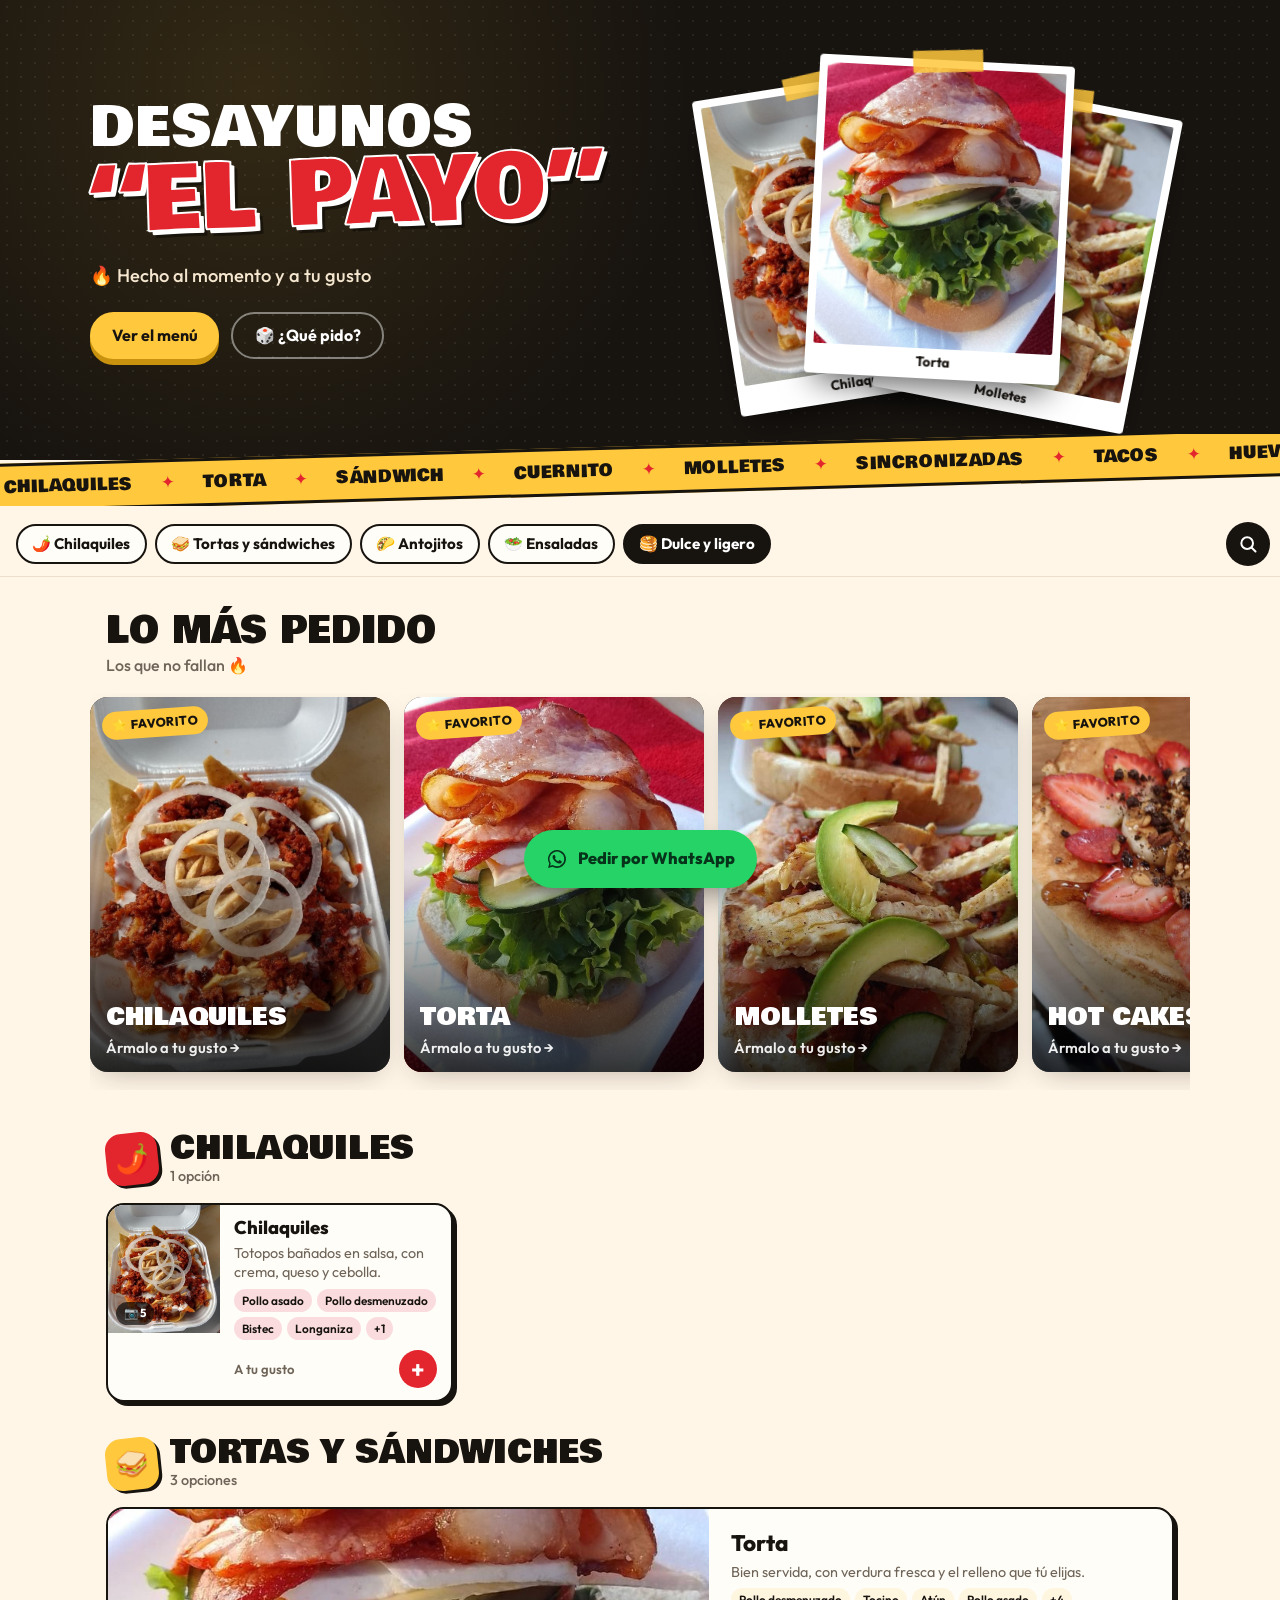
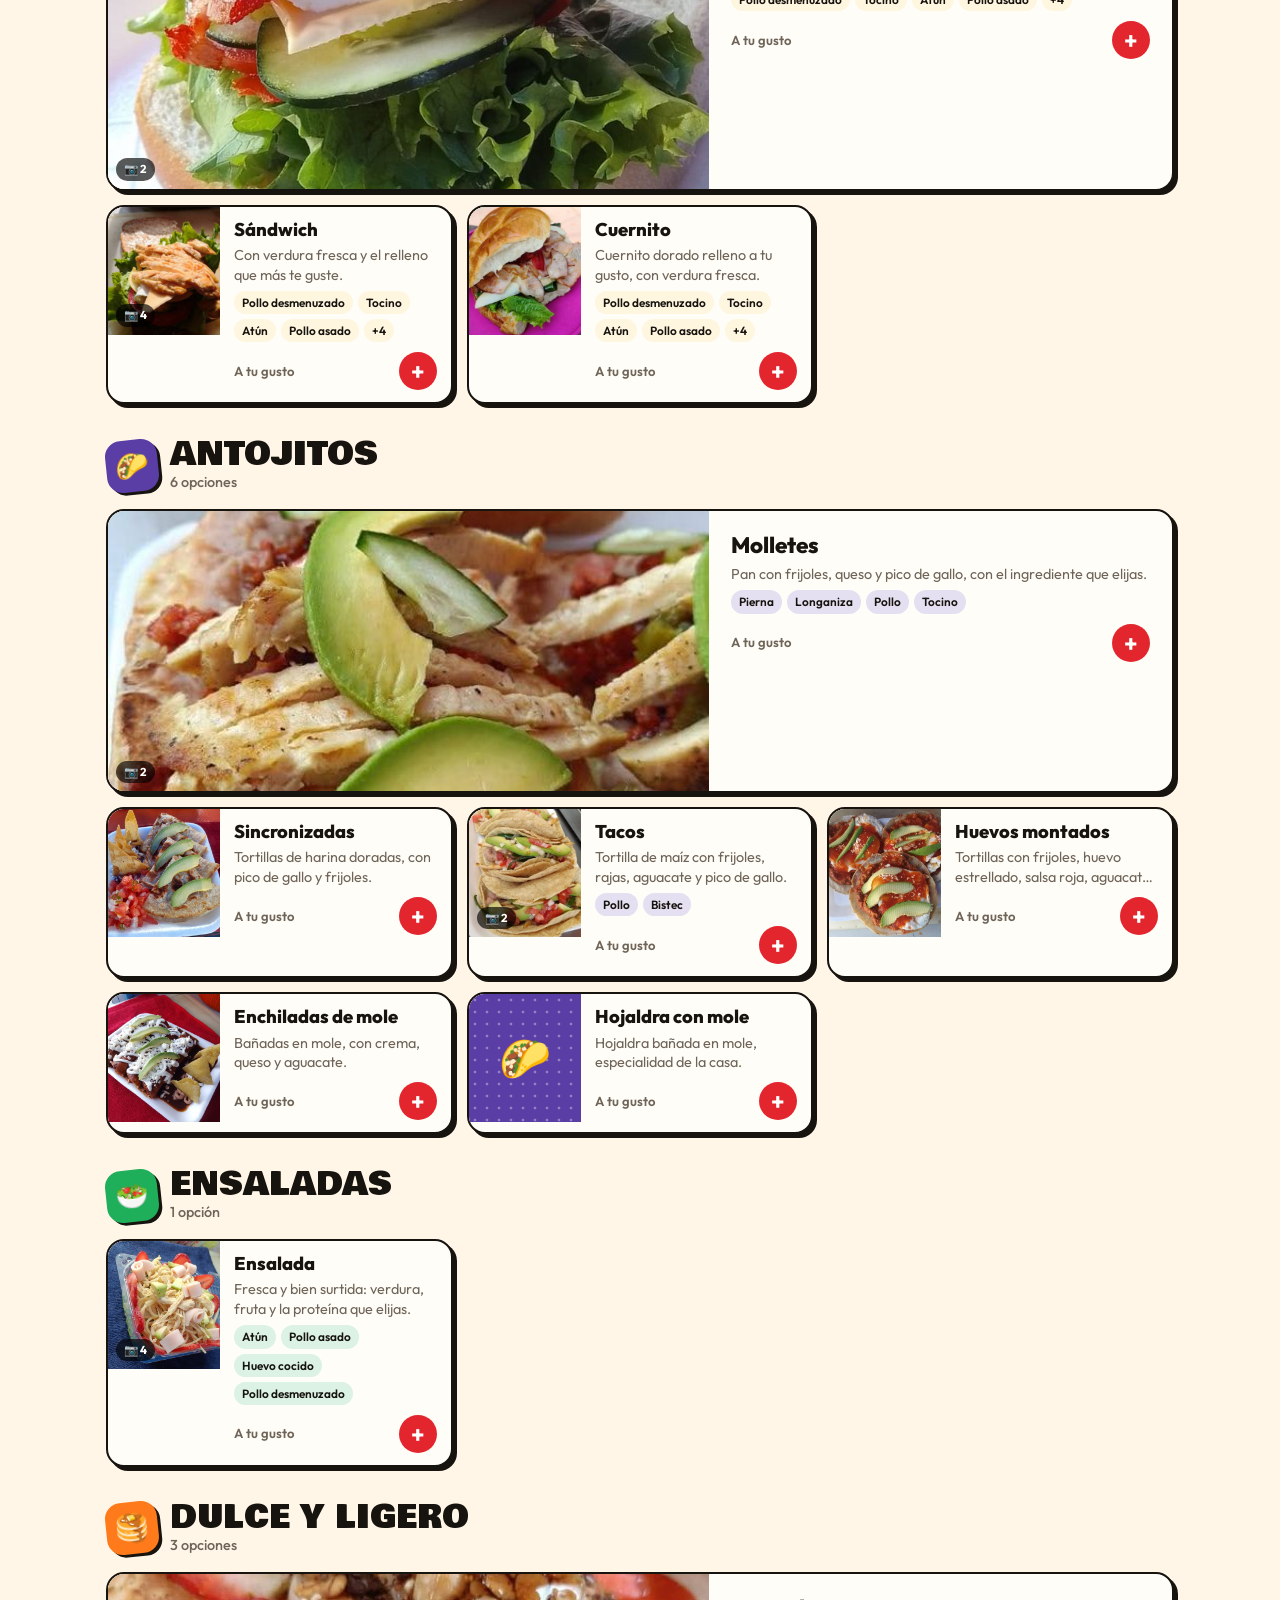
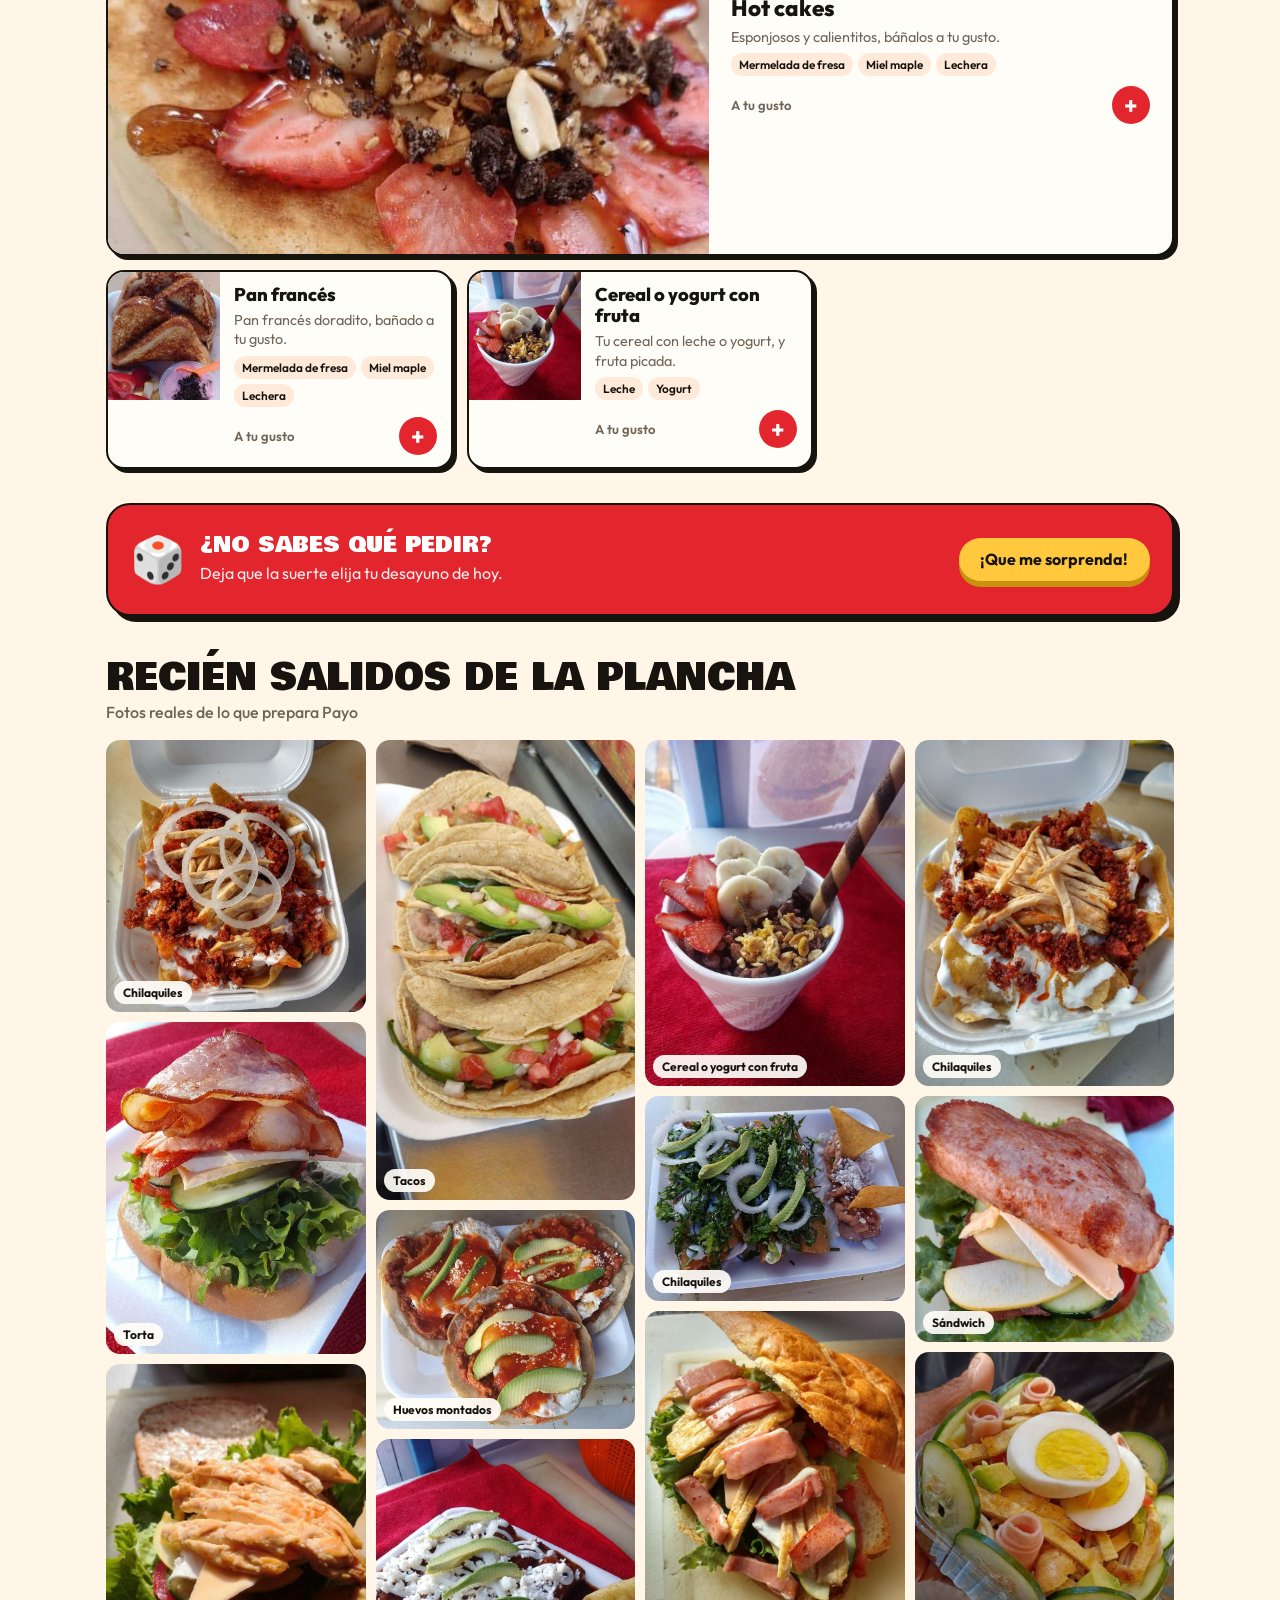
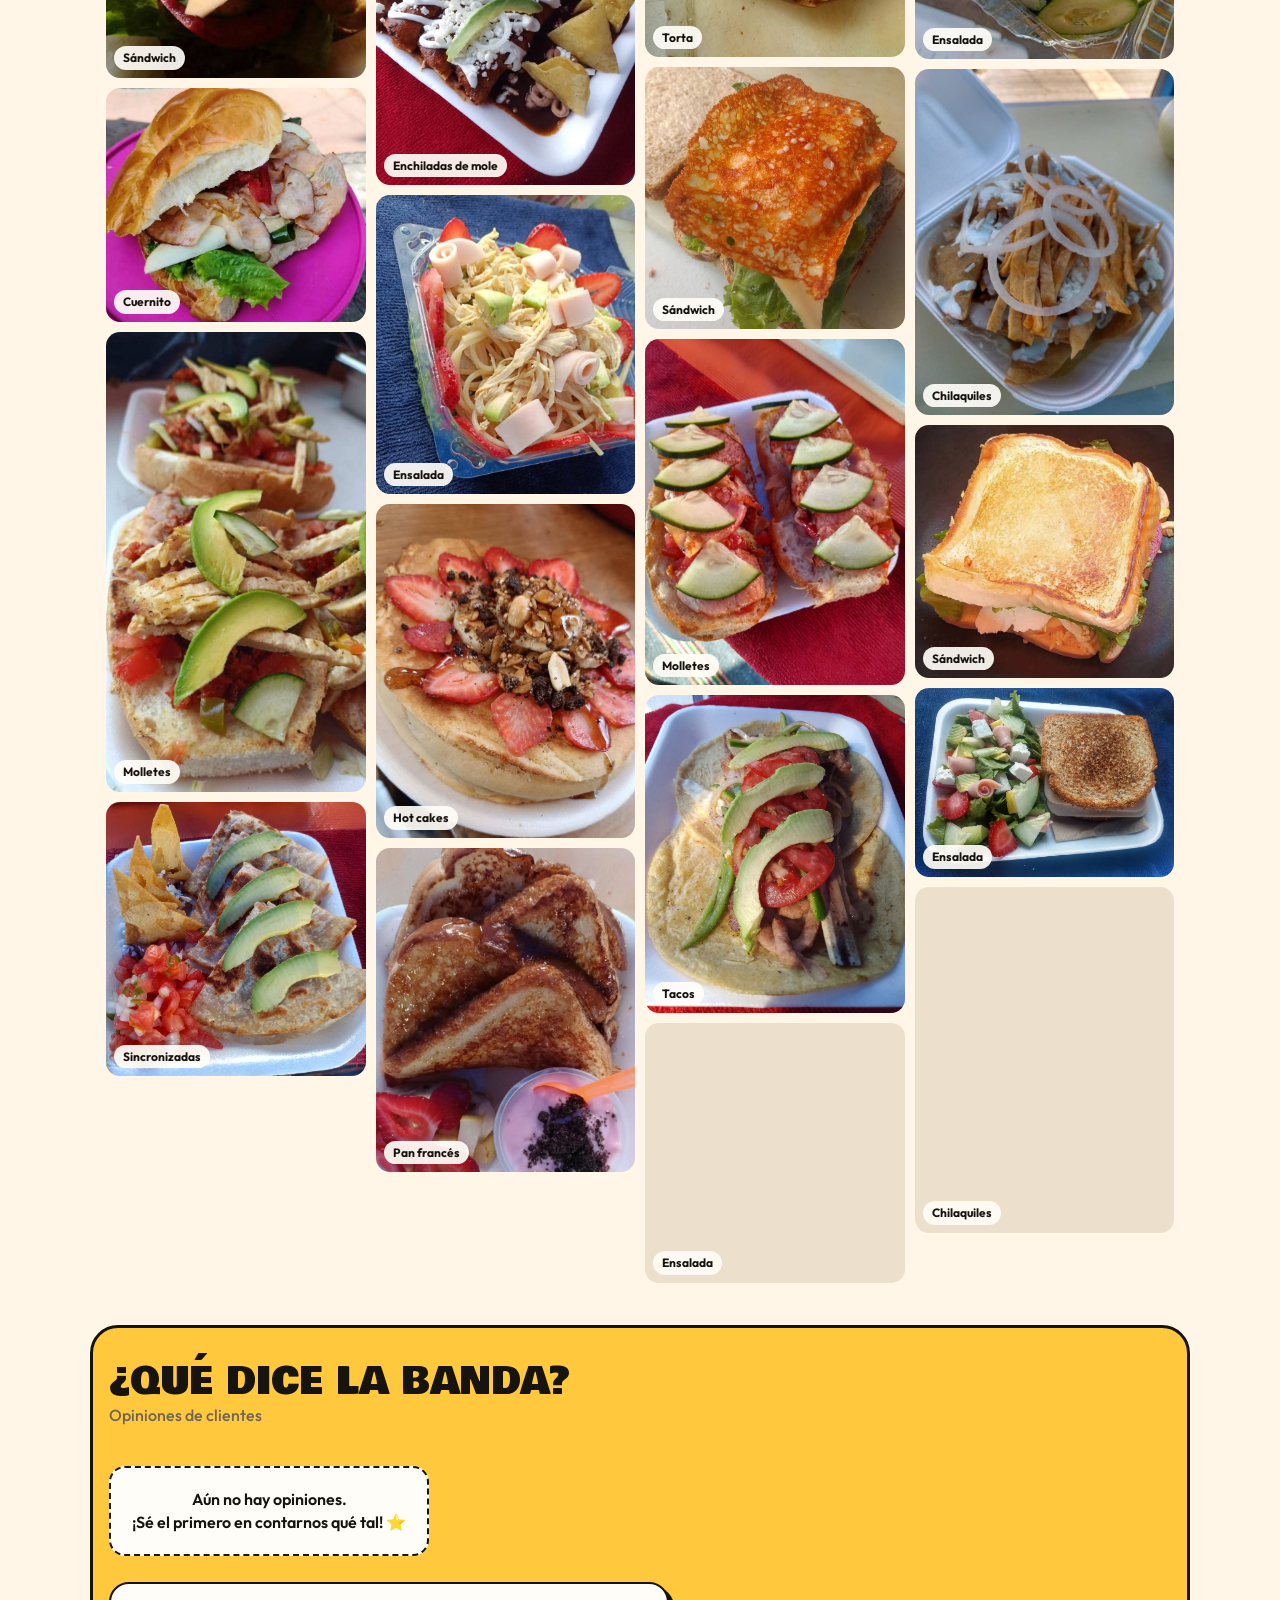
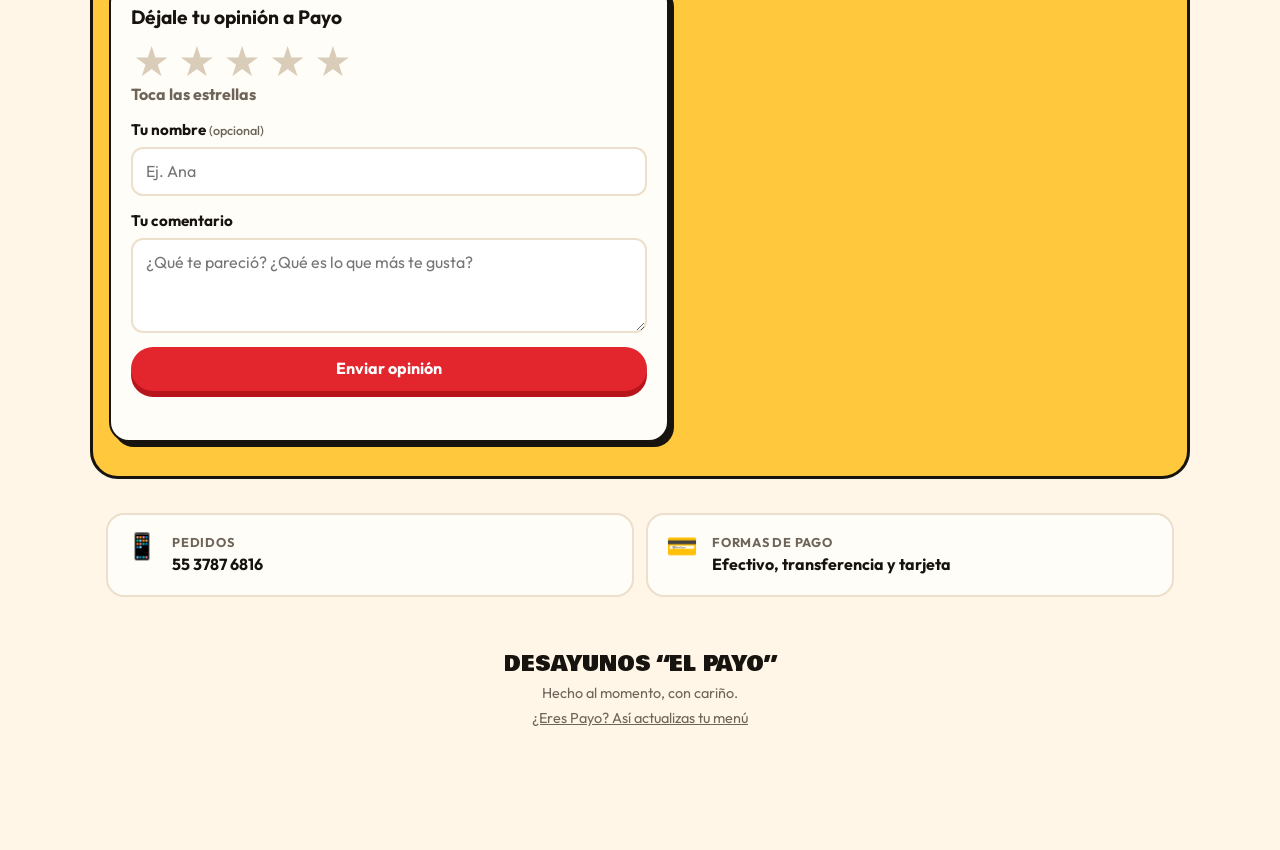
<file: index.html>
<!DOCTYPE html>
<html lang="es">
<head>
  <meta charset="UTF-8">
  <meta name="viewport" content="width=device-width, initial-scale=1, viewport-fit=cover">
  <title>Desayunos El Payo · Menú</title>
  <meta name="description" content="Menú de Desayunos El Payo: chilaquiles, tortas, molletes y más, hechos al momento y a tu gusto. Pide por WhatsApp.">
  <meta name="theme-color" content="#17130F">
  <meta property="og:title" content="Desayunos El Payo · Menú">
  <meta property="og:description" content="Hecho al momento y a tu gusto. Arma tu pedido y mándalo por WhatsApp.">
  <meta property="og:image" content="fotos/chilaquiles-1.jpg">
  <link rel="icon" href="data:image/svg+xml,<svg xmlns='http://www.w3.org/2000/svg' viewBox='0 0 100 100'><text y='.9em' font-size='90'>🍳</text></svg>">
  <link rel="preconnect" href="https://fonts.googleapis.com">
  <link rel="preconnect" href="https://fonts.gstatic.com" crossorigin>
  <link href="https://fonts.googleapis.com/css2?family=Bowlby+One&family=Outfit:wght@400;500;600;700;800&display=swap" rel="stylesheet">
  <link rel="stylesheet" href="estilos.css">
</head>
<body>

  <!-- PORTADA -->
  <header class="hero" id="inicio">
    <div class="hero-text">
      <p class="hero-kicker">Desayunos</p>
      <h1 class="hero-title" id="nombre-negocio">“El Payo”</h1>
      <p class="hero-tagline" id="frase">Hecho al momento y a tu gusto</p>
      <div class="hero-actions">
        <a href="#menu" class="btn btn-yellow">Ver el menú</a>
        <button type="button" class="btn btn-ghost" data-ruleta>🎲 ¿Qué pido?</button>
      </div>
    </div>
    <div class="hero-photos" id="hero-fotos" aria-hidden="true"></div>
  </header>

  <div class="marquee-wrap" aria-hidden="true"><div class="marquee"><div class="marquee-track" id="marquee"></div></div></div>

  <div class="aviso" id="aviso" hidden></div>

  <!-- NAVEGACIÓN DE CATEGORÍAS -->
  <nav class="cats" id="cats" aria-label="Categorías del menú">
    <div class="cats-scroll" id="cats-lista"></div>
    <button type="button" class="cats-search" id="btn-buscar" aria-label="Buscar platillo">
      <svg viewBox="0 0 24 24" width="20" height="20"><circle cx="11" cy="11" r="7" fill="none" stroke="currentColor" stroke-width="2.4"/><path d="M16.5 16.5 21 21" stroke="currentColor" stroke-width="2.4" stroke-linecap="round"/></svg>
    </button>
    <div class="search-box" id="search-box" hidden>
      <input type="search" id="buscar" placeholder="Busca: chilaquiles, pierna, hot cakes…" autocomplete="off" aria-label="Buscar en el menú">
      <button type="button" id="cerrar-buscar" aria-label="Cerrar búsqueda">✕</button>
    </div>
  </nav>

  <main>
    <section class="block favs" id="favoritos" hidden>
      <div class="block-head">
        <h2 class="block-title">Lo más pedido</h2>
        <p class="block-sub">Los que no fallan 🔥</p>
      </div>
      <div class="favs-scroll" id="favs-lista"></div>
    </section>

    <div id="menu" class="menu"></div>
    <p class="sin-resultados" id="sin-resultados" hidden>No encontramos ese antojo 😅 <br>Pídeselo a Payo por WhatsApp, seguro te lo prepara.</p>

    <!-- RULETA -->
    <section class="block ruleta-cta">
      <div class="ruleta-card">
        <span class="ruleta-dice" aria-hidden="true">🎲</span>
        <div>
          <h2>¿No sabes qué pedir?</h2>
          <p>Deja que la suerte elija tu desayuno de hoy.</p>
        </div>
        <button type="button" class="btn btn-red" data-ruleta>¡Que me sorprenda!</button>
      </div>
    </section>

    <!-- GALERÍA -->
    <section class="block" id="galeria">
      <div class="block-head">
        <h2 class="block-title">Recién salidos de la plancha</h2>
        <p class="block-sub">Fotos reales de lo que prepara Payo</p>
      </div>
      <div class="galeria" id="galeria-lista"></div>
    </section>

    <!-- OPINIONES -->
    <section class="block opiniones" id="opiniones">
      <div class="block-head">
        <h2 class="block-title">¿Qué dice la banda?</h2>
        <p class="block-sub">Opiniones de clientes</p>
      </div>
      <div class="op-resumen" id="op-resumen"></div>
      <div class="op-scroll" id="op-lista"></div>

      <form class="op-form" id="op-form" novalidate>
        <h3>Déjale tu opinión a Payo</h3>
        <div class="stars-input" id="stars-input" role="radiogroup" aria-label="Calificación">
          <button type="button" role="radio" aria-checked="false" data-v="1" aria-label="1 estrella">★</button>
          <button type="button" role="radio" aria-checked="false" data-v="2" aria-label="2 estrellas">★</button>
          <button type="button" role="radio" aria-checked="false" data-v="3" aria-label="3 estrellas">★</button>
          <button type="button" role="radio" aria-checked="false" data-v="4" aria-label="4 estrellas">★</button>
          <button type="button" role="radio" aria-checked="false" data-v="5" aria-label="5 estrellas">★</button>
        </div>
        <p class="stars-label" id="stars-label">Toca las estrellas</p>
        <label class="field">
          <span>Tu nombre <small>(opcional)</small></span>
          <input type="text" id="op-nombre" maxlength="40" autocomplete="given-name" placeholder="Ej. Ana">
        </label>
        <label class="field">
          <span>Tu comentario</span>
          <textarea id="op-comentario" rows="3" maxlength="400" placeholder="¿Qué te pareció? ¿Qué es lo que más te gusta?"></textarea>
        </label>
        <input type="text" id="op-web" class="hp" tabindex="-1" autocomplete="off" aria-hidden="true">
        <button type="submit" class="btn btn-red btn-block">Enviar opinión</button>
        <p class="op-nota" id="op-nota"></p>
      </form>
    </section>

    <!-- INFORMACIÓN -->
    <section class="block info" id="info">
      <div class="info-grid" id="info-lista"></div>
    </section>
  </main>

  <footer class="footer">
    <p class="footer-brand" id="footer-nombre">Desayunos “El Payo”</p>
    <p>Hecho al momento, con cariño.</p>
    <p class="footer-links"><a href="ayuda.html">¿Eres Payo? Así actualizas tu menú</a></p>
  </footer>

  <!-- BARRA DE PEDIDO -->
  <div class="cartbar" id="cartbar">
    <a class="cartbar-wa" id="cartbar-wa" href="#" target="_blank" rel="noopener">
      <svg viewBox="0 0 32 32" width="22" height="22" aria-hidden="true"><path fill="currentColor" d="M16 3a13 13 0 0 0-11.2 19.6L3 29l6.6-1.7A13 13 0 1 0 16 3Zm0 23.7c-2 0-4-.6-5.7-1.6l-.4-.2-3.9 1 1-3.8-.3-.4A10.7 10.7 0 1 1 16 26.7Zm5.9-8c-.3-.2-1.9-1-2.2-1-.3-.2-.5-.2-.7.1l-1 1.3c-.2.2-.4.2-.7.1a8.8 8.8 0 0 1-4.4-3.8c-.3-.6.3-.5 1-1.7.1-.2 0-.4 0-.6l-1-2.4c-.3-.6-.5-.5-.7-.5h-.6c-.2 0-.6.1-.9.4-.3.3-1.1 1.1-1.1 2.7s1.2 3.2 1.3 3.4c.2.2 2.3 3.5 5.6 5 2.1.9 2.9 1 4 .8.6-.1 1.9-.8 2.2-1.5.3-.8.3-1.4.2-1.5 0-.2-.3-.3-.6-.4Z"/></svg>
      <span>Pedir por WhatsApp</span>
    </a>
    <button type="button" class="cartbar-cart" id="cartbar-cart" hidden>
      <span class="cartbar-count" id="cartbar-count">0</span>
      <span class="cartbar-label">Ver mi pedido</span>
      <span class="cartbar-total" id="cartbar-total"></span>
    </button>
  </div>

  <!-- HOJAS (ventanas que suben desde abajo) -->
  <div class="overlay" id="overlay" hidden></div>

  <section class="sheet sheet-platillo" id="sheet-platillo" role="dialog" aria-modal="true" aria-labelledby="pl-nombre" hidden>
    <button type="button" class="sheet-close" data-cerrar aria-label="Cerrar">✕</button>
    <div class="pl-scroll" id="pl-scroll">
      <div class="pl-gal" id="pl-media"></div>
      <div class="pl-info" id="pl-body"></div>
    </div>
    <div class="sheet-foot">
      <div class="qty" aria-label="Cantidad">
        <button type="button" id="pl-menos" aria-label="Uno menos">−</button>
        <output id="pl-qty">1</output>
        <button type="button" id="pl-mas" aria-label="Uno más">+</button>
      </div>
      <button type="button" class="btn btn-red btn-grow" id="pl-agregar">Agregar</button>
    </div>
  </section>

  <section class="sheet" id="sheet-carrito" role="dialog" aria-modal="true" aria-labelledby="car-titulo" hidden>
    <button type="button" class="sheet-close" data-cerrar aria-label="Cerrar">✕</button>
    <div class="sheet-body">
      <h2 class="sheet-title" id="car-titulo">Mi pedido</h2>
      <ul class="car-items" id="car-items"></ul>
      <button type="button" class="link-btn" data-cerrar>+ Agregar algo más</button>

      <div class="car-form">
        <label class="field">
          <span>¿A nombre de quién?</span>
          <input type="text" id="car-nombre" maxlength="40" autocomplete="given-name" placeholder="Tu nombre">
        </label>
        <div class="field" id="car-entrega-campo">
          <span>¿Cómo lo quieres?</span>
          <div class="chips" id="car-entrega">
            <button type="button" class="chip is-on" data-v="recoger">🏃 Paso por él</button>
            <button type="button" class="chip" data-v="llevar">🛵 Me lo llevas</button>
          </div>
        </div>
        <label class="field" id="car-dir-campo" hidden>
          <span>¿A dónde te lo llevamos?</span>
          <input type="text" id="car-dir" maxlength="120" autocomplete="street-address" placeholder="Oficina, local, calle…">
        </label>
        <div class="field">
          <span>¿Para cuándo?</span>
          <div class="chips" id="car-hora">
            <button type="button" class="chip is-on" data-v="ya">⚡ Lo antes posible</button>
            <button type="button" class="chip" data-v="hora">🕘 A una hora</button>
          </div>
          <input type="time" id="car-hora-input" class="mt" hidden aria-label="Hora">
        </div>
        <label class="field">
          <span>¿Algo más que deba saber Payo? <small>(opcional)</small></span>
          <textarea id="car-nota" rows="2" maxlength="200" placeholder="Ej. pago con transferencia, traigo cambio de $200…"></textarea>
        </label>
      </div>
    </div>
    <div class="sheet-foot sheet-foot-col">
      <div class="car-total" id="car-total"></div>
      <button type="button" class="btn btn-wa btn-block" id="car-enviar">
        <svg viewBox="0 0 32 32" width="22" height="22" aria-hidden="true"><path fill="currentColor" d="M16 3a13 13 0 0 0-11.2 19.6L3 29l6.6-1.7A13 13 0 1 0 16 3Zm0 23.7c-2 0-4-.6-5.7-1.6l-.4-.2-3.9 1 1-3.8-.3-.4A10.7 10.7 0 1 1 16 26.7Zm5.9-8c-.3-.2-1.9-1-2.2-1-.3-.2-.5-.2-.7.1l-1 1.3c-.2.2-.4.2-.7.1a8.8 8.8 0 0 1-4.4-3.8c-.3-.6.3-.5 1-1.7.1-.2 0-.4 0-.6l-1-2.4c-.3-.6-.5-.5-.7-.5h-.6c-.2 0-.6.1-.9.4-.3.3-1.1 1.1-1.1 2.7s1.2 3.2 1.3 3.4c.2.2 2.3 3.5 5.6 5 2.1.9 2.9 1 4 .8.6-.1 1.9-.8 2.2-1.5.3-.8.3-1.4.2-1.5 0-.2-.3-.3-.6-.4Z"/></svg>
        Enviar pedido por WhatsApp
      </button>
    </div>
  </section>

  <section class="sheet sheet-ruleta" id="sheet-ruleta" role="dialog" aria-modal="true" aria-label="¿Qué pido?" hidden>
    <button type="button" class="sheet-close" data-cerrar aria-label="Cerrar">✕</button>
    <div class="sheet-body ruleta-body">
      <p class="ruleta-kicker">Hoy te toca…</p>
      <div class="ruleta-foto" id="ru-foto"></div>
      <p class="ruleta-nombre" id="ru-nombre">…</p>
      <p class="ruleta-detalle" id="ru-detalle"></p>
      <div class="ruleta-acciones">
        <button type="button" class="btn btn-ghost-dark" id="ru-otra">🎲 Otra vez</button>
        <button type="button" class="btn btn-red" id="ru-quiero" disabled>¡Ese mero!</button>
      </div>
    </div>
  </section>

  <div class="lightbox" id="lightbox" role="dialog" aria-modal="true" aria-label="Foto" hidden>
    <button type="button" class="lb-close" data-cerrar aria-label="Cerrar">✕</button>
    <button type="button" class="lb-nav lb-prev" id="lb-prev" aria-label="Foto anterior">‹</button>
    <img id="lb-img" alt="">
    <button type="button" class="lb-nav lb-next" id="lb-next" aria-label="Foto siguiente">›</button>
    <div class="lb-caption">
      <span id="lb-nombre"></span>
      <button type="button" class="btn btn-yellow btn-sm" id="lb-pedir">Lo quiero</button>
    </div>
  </div>

  <div class="toast" id="toast" role="status" aria-live="polite"></div>

  <script src="configuracion.js"></script>
  <script src="menu-respaldo.js"></script>
  <script src="app.js"></script>
</body>
</html>
</file>
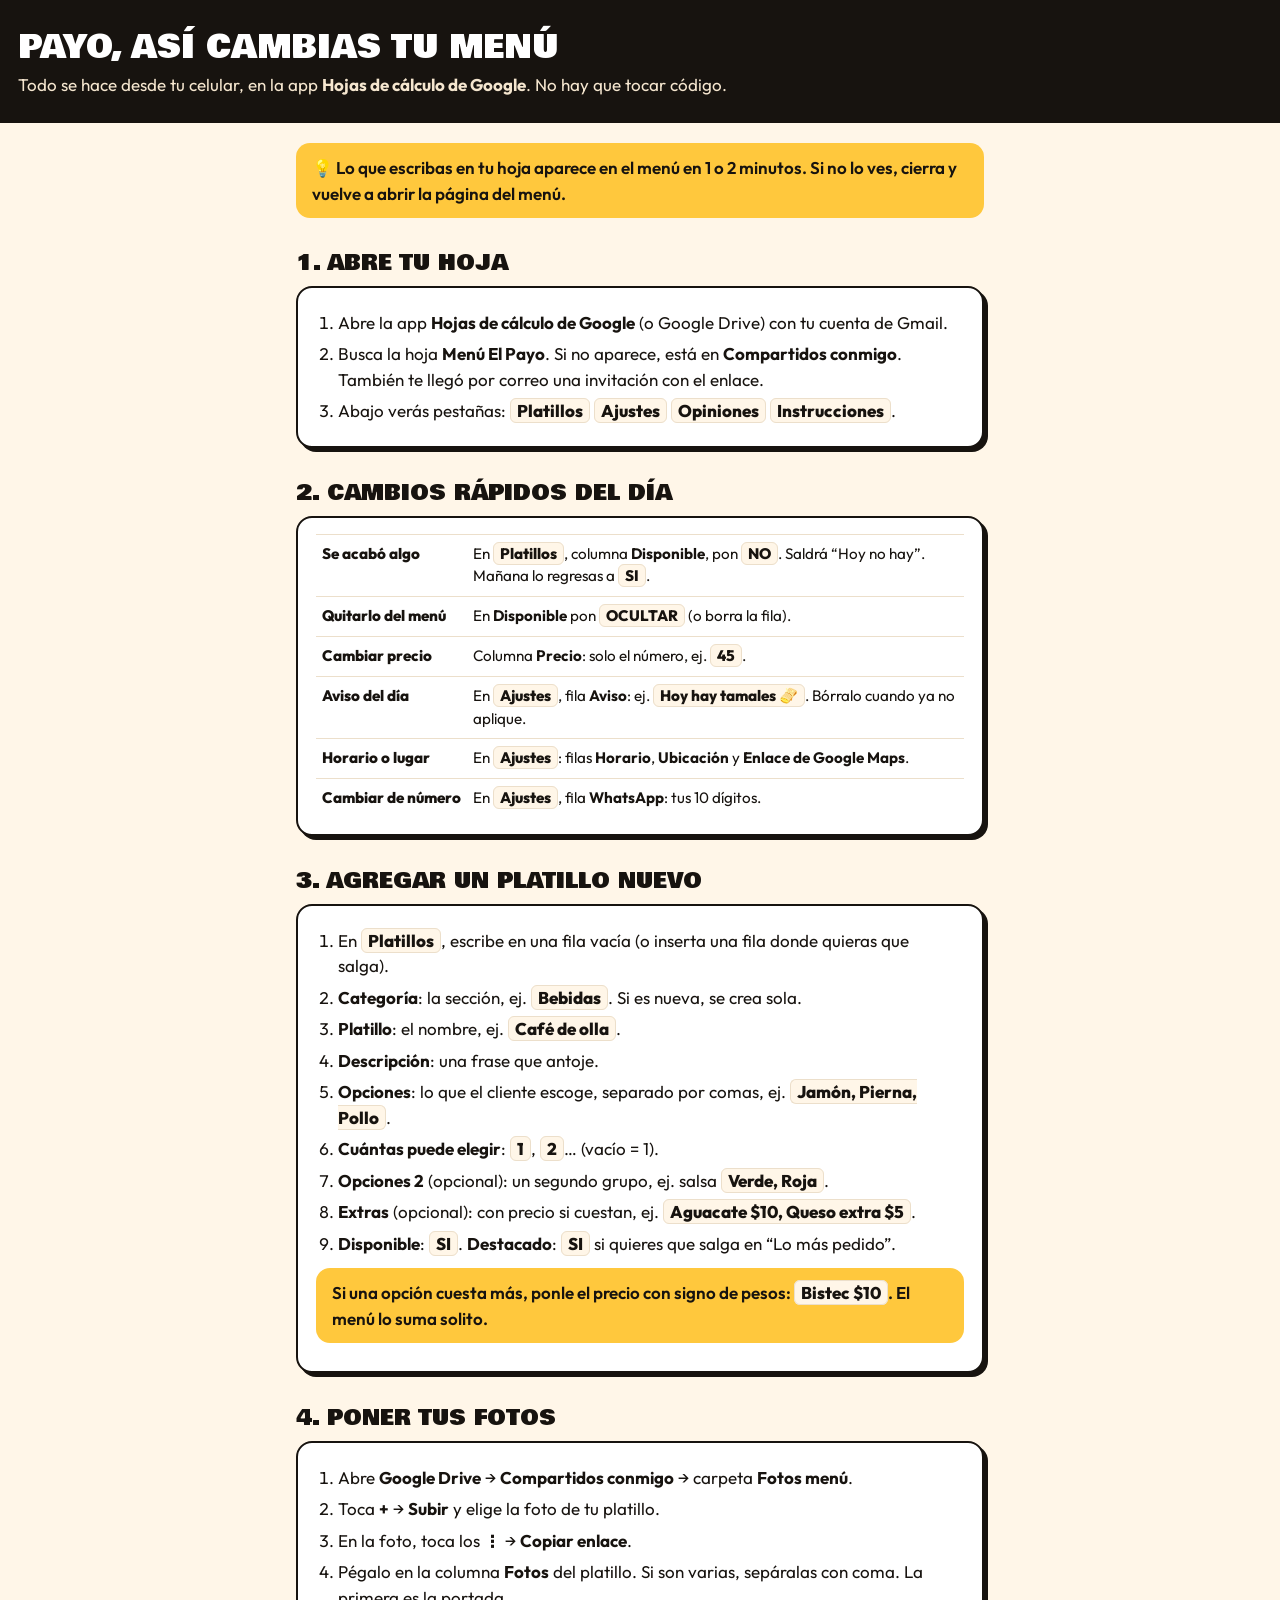
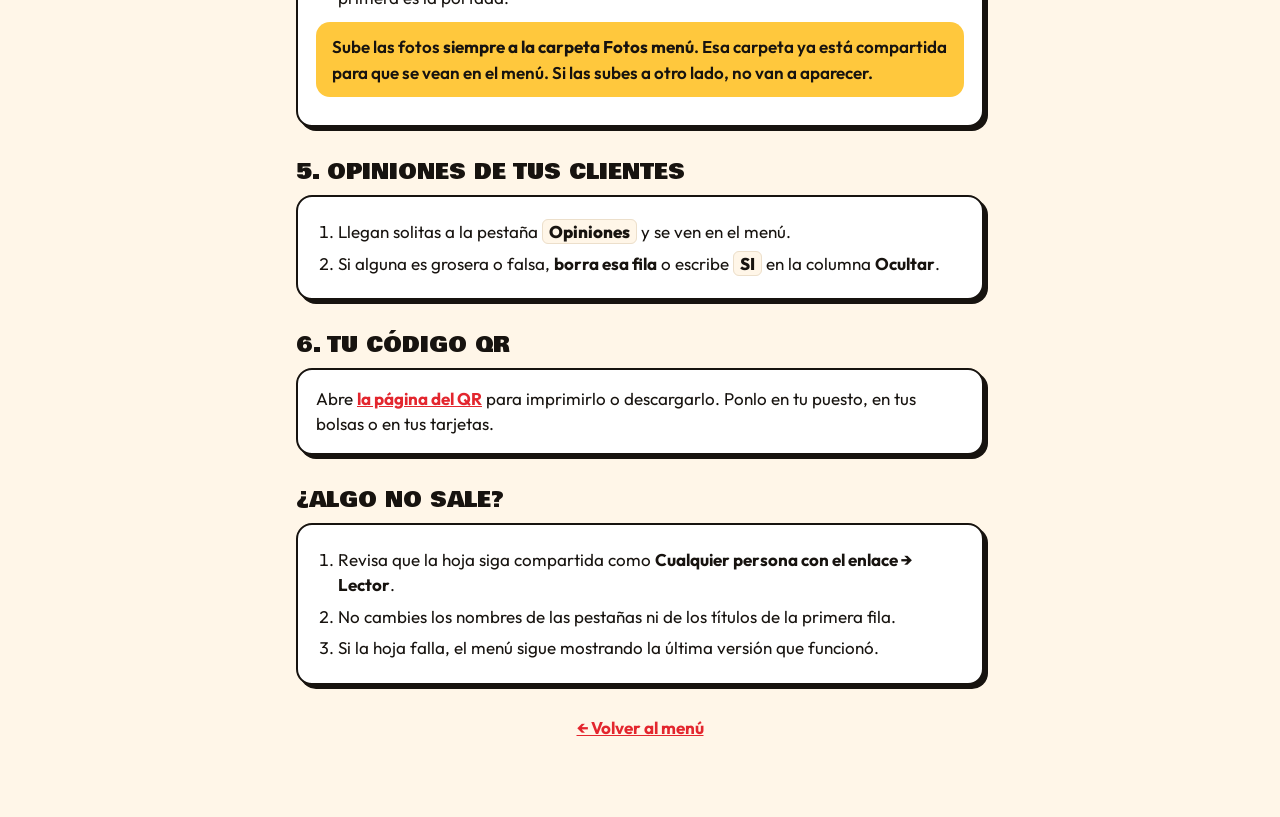
<file: ayuda.html>
<!DOCTYPE html>
<html lang="es">
<head>
  <meta charset="UTF-8">
  <meta name="viewport" content="width=device-width, initial-scale=1">
  <title>Ayuda para Payo</title>
  <meta name="robots" content="noindex">
  <link href="https://fonts.googleapis.com/css2?family=Bowlby+One&family=Outfit:wght@400;600;800&display=swap" rel="stylesheet">
  <style>
    :root { --ink: #17130f; --red: #e3262e; --yellow: #ffc83d; --cream: #fff6e8; --muted: #6f6458; --line: #ecdfcb; }
    * { box-sizing: border-box; }
    body { margin: 0; font-family: "Outfit", system-ui, sans-serif; background: var(--cream); color: var(--ink); line-height: 1.5; font-size: 17px; }
    header { background: var(--ink); color: #fff; padding: 30px 18px 26px; }
    header h1 { font-family: "Bowlby One", sans-serif; font-weight: 400; margin: 0; font-size: 2rem; line-height: 1.05; text-transform: uppercase; }
    header p { margin: 8px 0 0; color: #f5e6cf; }
    main { max-width: 720px; margin: 0 auto; padding: 8px 16px 60px; }
    h2 { font-family: "Bowlby One", sans-serif; font-weight: 400; text-transform: uppercase; font-size: 1.35rem; margin: 34px 0 10px; line-height: 1.1; }
    .card { background: #fff; border: 2px solid var(--ink); border-radius: 16px; padding: 16px 18px; box-shadow: 4px 4px 0 var(--ink); margin-bottom: 14px; }
    ol { margin: 0; padding-left: 1.3em; }
    li { margin: 6px 0; }
    code, .tag { background: var(--cream); border: 1px solid var(--line); border-radius: 6px; padding: 1px 6px; font-family: inherit; font-weight: 800; }
    .tip { background: var(--yellow); border-radius: 14px; padding: 12px 16px; font-weight: 600; margin: 12px 0; }
    table { width: 100%; border-collapse: collapse; font-size: .95rem; }
    td { border-top: 1px solid var(--line); padding: 8px 6px; vertical-align: top; }
    td:first-child { font-weight: 800; white-space: nowrap; }
    a { color: var(--red); font-weight: 700; }
  </style>
</head>
<body>
  <header>
    <h1>Payo, así cambias tu menú</h1>
    <p>Todo se hace desde tu celular, en la app <strong>Hojas de cálculo de Google</strong>. No hay que tocar código.</p>
  </header>
  <main>
    <div class="tip">💡 Lo que escribas en tu hoja aparece en el menú en 1 o 2 minutos. Si no lo ves, cierra y vuelve a abrir la página del menú.</div>

    <h2>1. Abre tu hoja</h2>
    <div class="card">
      <ol>
        <li>Abre la app <strong>Hojas de cálculo de Google</strong> (o Google Drive) con tu cuenta de Gmail.</li>
        <li>Busca la hoja <strong>Menú El Payo</strong>. Si no aparece, está en <strong>Compartidos conmigo</strong>. También te llegó por correo una invitación con el enlace.</li>
        <li>Abajo verás pestañas: <span class="tag">Platillos</span> <span class="tag">Ajustes</span> <span class="tag">Opiniones</span> <span class="tag">Instrucciones</span>.</li>
      </ol>
    </div>

    <h2>2. Cambios rápidos del día</h2>
    <div class="card">
      <table>
        <tr><td>Se acabó algo</td><td>En <span class="tag">Platillos</span>, columna <strong>Disponible</strong>, pon <code>NO</code>. Saldrá “Hoy no hay”. Mañana lo regresas a <code>SI</code>.</td></tr>
        <tr><td>Quitarlo del menú</td><td>En <strong>Disponible</strong> pon <code>OCULTAR</code> (o borra la fila).</td></tr>
        <tr><td>Cambiar precio</td><td>Columna <strong>Precio</strong>: solo el número, ej. <code>45</code>.</td></tr>
        <tr><td>Aviso del día</td><td>En <span class="tag">Ajustes</span>, fila <strong>Aviso</strong>: ej. <code>Hoy hay tamales 🫔</code>. Bórralo cuando ya no aplique.</td></tr>
        <tr><td>Horario o lugar</td><td>En <span class="tag">Ajustes</span>: filas <strong>Horario</strong>, <strong>Ubicación</strong> y <strong>Enlace de Google Maps</strong>.</td></tr>
        <tr><td>Cambiar de número</td><td>En <span class="tag">Ajustes</span>, fila <strong>WhatsApp</strong>: tus 10 dígitos.</td></tr>
      </table>
    </div>

    <h2>3. Agregar un platillo nuevo</h2>
    <div class="card">
      <ol>
        <li>En <span class="tag">Platillos</span>, escribe en una fila vacía (o inserta una fila donde quieras que salga).</li>
        <li><strong>Categoría</strong>: la sección, ej. <code>Bebidas</code>. Si es nueva, se crea sola.</li>
        <li><strong>Platillo</strong>: el nombre, ej. <code>Café de olla</code>.</li>
        <li><strong>Descripción</strong>: una frase que antoje.</li>
        <li><strong>Opciones</strong>: lo que el cliente escoge, separado por comas, ej. <code>Jamón, Pierna, Pollo</code>.</li>
        <li><strong>Cuántas puede elegir</strong>: <code>1</code>, <code>2</code>… (vacío = 1).</li>
        <li><strong>Opciones 2</strong> (opcional): un segundo grupo, ej. salsa <code>Verde, Roja</code>.</li>
        <li><strong>Extras</strong> (opcional): con precio si cuestan, ej. <code>Aguacate $10, Queso extra $5</code>.</li>
        <li><strong>Disponible</strong>: <code>SI</code>. <strong>Destacado</strong>: <code>SI</code> si quieres que salga en “Lo más pedido”.</li>
      </ol>
      <div class="tip">Si una opción cuesta más, ponle el precio con signo de pesos: <code>Bistec $10</code>. El menú lo suma solito.</div>
    </div>

    <h2>4. Poner tus fotos</h2>
    <div class="card">
      <ol>
        <li>Abre <strong>Google Drive</strong> → <strong>Compartidos conmigo</strong> → carpeta <strong>Fotos menú</strong>.</li>
        <li>Toca <strong>+</strong> → <strong>Subir</strong> y elige la foto de tu platillo.</li>
        <li>En la foto, toca los <strong>⋮</strong> → <strong>Copiar enlace</strong>.</li>
        <li>Pégalo en la columna <strong>Fotos</strong> del platillo. Si son varias, sepáralas con coma. La primera es la portada.</li>
      </ol>
      <div class="tip">Sube las fotos <strong>siempre a la carpeta Fotos menú</strong>. Esa carpeta ya está compartida para que se vean en el menú. Si las subes a otro lado, no van a aparecer.</div>
    </div>

    <h2>5. Opiniones de tus clientes</h2>
    <div class="card">
      <ol>
        <li>Llegan solitas a la pestaña <span class="tag">Opiniones</span> y se ven en el menú.</li>
        <li>Si alguna es grosera o falsa, <strong>borra esa fila</strong> o escribe <code>SI</code> en la columna <strong>Ocultar</strong>.</li>
      </ol>
    </div>

    <h2>6. Tu código QR</h2>
    <div class="card">
      <p style="margin:0">Abre <a href="qr.html">la página del QR</a> para imprimirlo o descargarlo. Ponlo en tu puesto, en tus bolsas o en tus tarjetas.</p>
    </div>

    <h2>¿Algo no sale?</h2>
    <div class="card">
      <ol>
        <li>Revisa que la hoja siga compartida como <strong>Cualquier persona con el enlace → Lector</strong>.</li>
        <li>No cambies los nombres de las pestañas ni de los títulos de la primera fila.</li>
        <li>Si la hoja falla, el menú sigue mostrando la última versión que funcionó.</li>
      </ol>
    </div>

    <p style="text-align:center;margin-top:30px"><a href="./">← Volver al menú</a></p>
  </main>
</body>
</html>
</file>
<file: estilos.css>
/* ========== Desayunos El Payo · estilos ========== */
:root {
  --ink: #17130f;
  --ink-2: #2a231c;
  --cream: #fff6e8;
  --paper: #fffdf8;
  --line: #ecdfcb;
  --muted: #6f6458;
  --red: #e3262e;
  --red-dark: #b8141c;
  --yellow: #ffc83d;
  --purple: #5a3ea6;
  --green: #1faf5a;
  --wa: #25d366;
  --radius: 18px;
  --shadow: 0 10px 30px -12px rgba(40, 20, 0, .35);
  --display: "Bowlby One", "Arial Black", Impact, sans-serif;
  --body: "Outfit", system-ui, -apple-system, "Segoe UI", sans-serif;
  --safe-b: env(safe-area-inset-bottom, 0px);
}

* { box-sizing: border-box; }
html { scroll-behavior: smooth; scroll-padding-top: 76px; -webkit-text-size-adjust: 100%; }
body {
  margin: 0;
  background: var(--cream);
  color: var(--ink);
  font-family: var(--body);
  font-size: 16px;
  line-height: 1.45;
  padding-bottom: calc(88px + var(--safe-b));
  overflow-x: hidden;
  overscroll-behavior-x: none; /* sin rebote ni arrastre lateral de toda la página */
}
body.no-scroll { overflow: hidden; }
img { display: block; max-width: 100%; }
button { font: inherit; color: inherit; cursor: pointer; -webkit-user-select: none; user-select: none; }
a { color: inherit; }
[hidden] { display: none !important; }
:focus-visible { outline: 3px solid var(--yellow); outline-offset: 2px; border-radius: 6px; }

/* ---------- botones ---------- */
.btn {
  display: inline-flex; align-items: center; justify-content: center; gap: .5em;
  border: 0; border-radius: 999px; padding: .8em 1.35em;
  font-weight: 700; font-size: 1rem; text-decoration: none; line-height: 1.1;
  transition: transform .15s ease, background-color .15s ease, box-shadow .15s ease;
  -webkit-tap-highlight-color: transparent;
}
.btn:active { transform: scale(.96); }
.btn:disabled { opacity: .45; pointer-events: none; }
.btn-red { background: var(--red); color: #fff; box-shadow: 0 6px 0 var(--red-dark); }
.btn-red:active { box-shadow: 0 2px 0 var(--red-dark); transform: translateY(3px); }
.btn-yellow { background: var(--yellow); color: var(--ink); box-shadow: 0 6px 0 #c8920f; }
.btn-ghost { background: transparent; color: #fff; border: 2px solid rgba(255,255,255,.45); }
.btn-ghost-dark { background: transparent; color: var(--ink); border: 2px solid var(--line); }
.btn-wa { background: var(--wa); color: #06331a; box-shadow: 0 6px 0 #129447; font-size: 1.05rem; }
.btn-block { width: 100%; }
.btn-grow { flex: 1; }
.btn-sm { padding: .55em 1em; font-size: .9rem; box-shadow: none; }
.link-btn { background: none; border: 0; color: var(--red); font-weight: 700; padding: .6em 0; }

/* ---------- portada ---------- */
.hero {
  position: relative;
  background:
    radial-gradient(circle at 20% 20%, rgba(255,200,61,.12), transparent 40%),
    radial-gradient(rgba(255,255,255,.07) 1.2px, transparent 1.4px) 0 0 / 14px 14px,
    var(--ink);
  color: #fff;
  padding: 34px 20px 40px;
  overflow: hidden;
  display: grid;
  gap: 28px;
}
.hero-text { position: relative; z-index: 2; max-width: 34rem; }
.hero-kicker {
  margin: 0; font-family: var(--display); font-size: clamp(2rem, 9vw, 3.4rem);
  letter-spacing: .02em; line-height: 1; text-transform: uppercase;
}
.hero-title {
  margin: .05em 0 0; font-family: var(--display); font-weight: 400;
  font-size: clamp(2.6rem, 12.5vw, 5.6rem); line-height: .95; color: var(--red);
  text-transform: uppercase;
  -webkit-text-stroke: 2px #fff;
  text-shadow: 4px 4px 0 #fff, 7px 7px 0 rgba(0,0,0,.4);
  transform: rotate(-2deg); transform-origin: left;
}
.hero-tagline { margin: 18px 0 22px; font-size: 1.15rem; color: #f5e6cf; font-weight: 500; }
.hero-tagline::before { content: "🔥 "; }
.hero-actions { display: flex; flex-wrap: wrap; gap: 12px; }

.hero-photos { position: relative; height: 250px; max-width: 440px; width: 100%; margin: 0 auto; }
.polaroid {
  position: absolute; width: 58%; aspect-ratio: 4 / 5; background: #fff; padding: 8px 8px 30px;
  box-shadow: 0 18px 30px -10px rgba(0,0,0,.6); border-radius: 4px;
  animation: drop-in .7s cubic-bezier(.2,.9,.3,1.3) both;
}
.polaroid img { width: 100%; height: 100%; object-fit: cover; border-radius: 2px; }
.polaroid span {
  position: absolute; bottom: 6px; left: 0; right: 0; text-align: center;
  font-weight: 700; color: var(--ink); font-size: .85rem;
}
.polaroid::before { /* cinta */
  content: ""; position: absolute; top: -10px; left: 50%; width: 70px; height: 22px;
  transform: translateX(-50%) rotate(-4deg); background: rgba(255,200,61,.85);
}
.polaroid:nth-child(1) { left: 0; top: 20px; transform: rotate(-9deg); animation-delay: .1s; }
.polaroid:nth-child(2) { left: 22%; top: 0; transform: rotate(3deg); z-index: 2; animation-delay: .25s; }
.polaroid:nth-child(3) { right: 0; top: 34px; transform: rotate(11deg); animation-delay: .4s; }
.hero-photos .polaroid { height: auto; }
@keyframes drop-in { from { opacity: 0; translate: 0 -40px; } to { opacity: 1; translate: 0 0; } }

@media (min-width: 760px) {
  .hero { grid-template-columns: 1.1fr 1fr; align-items: center; padding: 60px max(32px, calc((100vw - 1100px) / 2)); }
  .hero-photos { height: 340px; }
}

/* ---------- cinta de nombres ---------- */
/* el contenedor recorta la cinta inclinada para que nunca ensanche la página */
.marquee-wrap { overflow: hidden; margin: -26px 0 -12px; padding: 12px 0; position: relative; z-index: 3; pointer-events: none; }
.marquee {
  background: var(--yellow); color: var(--ink); overflow: hidden;
  transform: rotate(-1.6deg); margin: 0 -10px;
  border-block: 3px solid var(--ink);
}
.marquee-track {
  display: flex; width: max-content; gap: 0; padding: 9px 0;
  font-family: var(--display); font-size: 1.05rem; text-transform: uppercase; white-space: nowrap;
  animation: marquee 32s linear infinite;
}
.marquee-track span { padding: 0 14px; }
.marquee-track span::after { content: "✦"; margin-left: 28px; color: var(--red); }
@keyframes marquee { to { transform: translateX(-50%); } }

/* ---------- aviso ---------- */
.aviso {
  margin: 22px 16px 0; padding: 14px 16px; border-radius: 14px;
  background: var(--purple); color: #fff; font-weight: 600; display: flex; gap: 10px; align-items: flex-start;
  box-shadow: var(--shadow);
}
.aviso::before { content: "📣"; font-size: 1.3rem; line-height: 1; }

/* ---------- categorías ---------- */
.cats {
  position: sticky; top: 0; z-index: 20; margin-top: 18px;
  background: rgba(255,246,232,.92); backdrop-filter: blur(10px); -webkit-backdrop-filter: blur(10px);
  border-bottom: 1px solid var(--line);
  display: flex; align-items: center;
}
.cats-scroll {
  flex: 1; display: flex; gap: 8px; overflow-x: auto; padding: 12px 16px; scrollbar-width: none;
  scroll-snap-type: x proximity;
}
.cats-scroll::-webkit-scrollbar { display: none; }
.cat-chip {
  flex: none; border: 2px solid var(--ink); background: var(--paper); border-radius: 999px;
  padding: .45em .95em; font-weight: 700; font-size: .95rem; white-space: nowrap; scroll-snap-align: start;
  text-decoration: none; color: var(--ink);
  transition: background-color .2s, color .2s, transform .15s;
}
.cat-chip.is-on { background: var(--ink); color: #fff; }
.cat-chip:active { transform: scale(.95); }
.cats-search {
  flex: none; width: 44px; height: 44px; margin-right: 10px; border-radius: 50%;
  border: 0; background: var(--ink); color: #fff; display: grid; place-items: center;
}
.search-box {
  position: absolute; inset: 0; background: var(--cream); display: flex; align-items: center; gap: 8px; padding: 0 12px;
}
.search-box input {
  flex: 1; height: 46px; border-radius: 999px; border: 2px solid var(--ink); padding: 0 18px;
  font: inherit; background: var(--paper);
}
.search-box button { border: 0; background: none; font-size: 1.2rem; width: 40px; height: 40px; }

/* ---------- bloques ---------- */
main { max-width: 1100px; margin: 0 auto; }
.block { padding: 34px 16px 8px; }
.block-head { margin-bottom: 16px; }
.block-title {
  margin: 0; font-family: var(--display); font-weight: 400; font-size: clamp(1.6rem, 6.5vw, 2.3rem);
  line-height: 1.05; text-transform: uppercase;
}
.block-sub { margin: 4px 0 0; color: var(--muted); font-weight: 500; }

/* favoritos */
.favs-scroll {
  display: grid; grid-auto-flow: column; grid-auto-columns: min(78%, 300px); gap: 14px;
  overflow-x: auto; scroll-snap-type: x mandatory; padding: 4px 16px 18px; margin: 0 -16px;
  scrollbar-width: none;
}
.favs-scroll::-webkit-scrollbar { display: none; }
.fav {
  position: relative; scroll-snap-align: start; border: 0; padding: 0; text-align: left;
  border-radius: var(--radius); overflow: hidden; aspect-ratio: 4 / 5; background: var(--ink-2);
  box-shadow: var(--shadow);
}
.fav img { width: 100%; height: 100%; object-fit: cover; transition: transform .5s; }
.fav:hover img { transform: scale(1.05); }
.fav::after { content: ""; position: absolute; inset: 0; background: linear-gradient(transparent 45%, rgba(0,0,0,.8)); }
.fav-info { position: absolute; left: 16px; right: 16px; bottom: 14px; z-index: 2; color: #fff; }
.fav-name, .fav-cta { display: block; }
.fav-name { font-family: var(--display); font-size: 1.5rem; line-height: 1.05; text-transform: uppercase; }
.fav-cta { margin-top: 6px; font-weight: 600; font-size: .92rem; opacity: .92; }
.sticker {
  position: absolute; top: 12px; left: 12px; z-index: 2; background: var(--yellow); color: var(--ink);
  font-weight: 800; font-size: .78rem; padding: 5px 10px; border-radius: 999px; transform: rotate(-4deg);
  text-transform: uppercase; letter-spacing: .03em;
}

/* menú */
.menu { padding: 0 16px; }
.cat { padding-top: 34px; }
.cat-head { display: flex; align-items: center; gap: 12px; margin-bottom: 16px; }
.cat-emoji {
  width: 52px; height: 52px; border-radius: 16px; display: grid; place-items: center; font-size: 1.7rem;
  background: var(--accent, var(--red)); transform: rotate(-6deg); box-shadow: 3px 3px 0 var(--ink); flex: none;
}
.cat-name { margin: 0; font-family: var(--display); font-weight: 400; font-size: clamp(1.5rem, 6vw, 2rem); line-height: 1; text-transform: uppercase; }
.cat-count { margin: 2px 0 0; color: var(--muted); font-size: .9rem; font-weight: 500; }

.dishes { display: grid; gap: 14px; }
@media (min-width: 700px) { .dishes { grid-template-columns: repeat(2, 1fr); } .dish-big { grid-column: 1 / -1; } }
@media (min-width: 1000px) { .dishes { grid-template-columns: repeat(3, 1fr); } }

.dish {
  position: relative; display: grid; grid-template-columns: 112px 1fr; gap: 0; text-align: left;
  background: var(--paper); border: 2px solid var(--ink); border-radius: var(--radius); overflow: hidden; padding: 0;
  box-shadow: 4px 4px 0 var(--ink); transition: transform .15s, box-shadow .15s;
}
.dish:active { transform: translate(2px, 2px); box-shadow: 2px 2px 0 var(--ink); }
.dish-photo { position: relative; background: var(--line); min-height: 128px; }
.dish-photo img { position: absolute; inset: 0; width: 100%; height: 100%; object-fit: cover; }
.dish-body { padding: 12px 14px; display: flex; flex-direction: column; gap: 6px; min-width: 0; }
.dish-name { margin: 0; font-weight: 800; font-size: 1.15rem; line-height: 1.15; }
.dish-desc { margin: 0; color: var(--muted); font-size: .9rem; line-height: 1.35; display: -webkit-box; -webkit-line-clamp: 2; -webkit-box-orient: vertical; overflow: hidden; }
.dish-foot { margin-top: auto; display: flex; align-items: center; justify-content: space-between; gap: 8px; padding-top: 4px; }
.price { font-weight: 800; font-size: 1.05rem; }
.price-q { font-weight: 600; font-size: .82rem; color: var(--muted); }
.add-pill {
  flex: none; width: 38px; height: 38px; border-radius: 50%; background: var(--red); color: #fff;
  display: grid; place-items: center; font-size: 1.5rem; font-weight: 700; line-height: 1;
}
.mini-chips { display: flex; flex-wrap: wrap; gap: 5px; }
.mini-chip {
  font-size: .74rem; font-weight: 600; padding: 3px 8px; border-radius: 999px;
  background: color-mix(in srgb, var(--accent, var(--red)) 16%, #fff); color: var(--ink);
}
.photo-count {
  position: absolute; bottom: 8px; left: 8px; background: rgba(0,0,0,.65); color: #fff; font-size: .72rem;
  font-weight: 700; padding: 3px 8px; border-radius: 999px;
}

.dish-big { grid-template-columns: 1fr; }
.dish-big .dish-photo { aspect-ratio: 16 / 10; min-height: 0; }
.dish-big .dish-name { font-size: 1.4rem; }
.dish-big .dish-desc { -webkit-line-clamp: 3; }
@media (min-width: 700px) {
  .dish-big { grid-template-columns: 1.3fr 1fr; }
  .dish-big .dish-photo { aspect-ratio: auto; min-height: 280px; }
  .dish-big .dish-body { padding: 22px; justify-content: center; }
}

.dish.agotado { filter: grayscale(.9); opacity: .7; }
.dish.agotado .add-pill { display: none; }
.badge-agotado {
  position: absolute; top: 10px; right: 10px; z-index: 2; background: var(--ink); color: #fff; font-size: .75rem;
  font-weight: 800; padding: 4px 10px; border-radius: 999px; text-transform: uppercase;
}

.ph { /* foto de relleno cuando no hay foto */
  position: absolute; inset: 0; display: grid; place-items: center; font-size: 2.6rem;
  background:
    radial-gradient(rgba(255,255,255,.35) 1.5px, transparent 1.6px) 0 0 / 12px 12px,
    var(--accent, var(--red));
}
.ph-lg { font-size: 4rem; }

.sin-resultados { text-align: center; padding: 40px 20px; font-weight: 600; color: var(--muted); }

/* ruleta */
.ruleta-card {
  background: var(--red); color: #fff; border-radius: 24px; padding: 22px; display: grid; gap: 14px;
  grid-template-columns: auto 1fr; align-items: center; box-shadow: 6px 6px 0 var(--ink); border: 2px solid var(--ink);
}
.ruleta-card h2 { margin: 0; font-family: var(--display); font-weight: 400; font-size: 1.35rem; text-transform: uppercase; line-height: 1.1; }
.ruleta-card p { margin: 4px 0 0; opacity: .92; }
.ruleta-card .btn { grid-column: 1 / -1; background: var(--yellow); color: var(--ink); box-shadow: 0 6px 0 #c8920f; }
.ruleta-dice { font-size: 2.8rem; display: inline-block; animation: wobble 2.6s ease-in-out infinite; }
@keyframes wobble { 0%, 100% { transform: rotate(-10deg); } 50% { transform: rotate(12deg) scale(1.08); } }
@media (min-width: 700px) { .ruleta-card { grid-template-columns: auto 1fr auto; } .ruleta-card .btn { grid-column: auto; } }

/* galería */
.galeria { columns: 2; column-gap: 10px; }
@media (min-width: 700px) { .galeria { columns: 3; } }
@media (min-width: 1000px) { .galeria { columns: 4; } }
.g-item {
  break-inside: avoid; margin: 0 0 10px; position: relative; border-radius: 14px; overflow: hidden;
  border: 0; padding: 0; width: 100%; background: var(--line); display: block;
}
.g-item img { width: 100%; height: auto; transition: transform .4s; }
.g-item:hover img { transform: scale(1.04); }
.g-item span {
  position: absolute; left: 8px; bottom: 8px; background: rgba(255,253,248,.92); color: var(--ink);
  font-size: .75rem; font-weight: 700; padding: 3px 9px; border-radius: 999px;
}

/* opiniones */
.opiniones { background: var(--yellow); margin-top: 34px; padding-bottom: 34px; border-block: 3px solid var(--ink); }
@media (min-width: 1100px) { .opiniones { border-radius: 28px; border: 3px solid var(--ink); } }
.op-resumen { display: flex; align-items: center; gap: 18px; margin-bottom: 18px; flex-wrap: wrap; }
.op-score { font-family: var(--display); font-size: 3.4rem; line-height: 1; }
.op-stars { color: var(--red); font-size: 1.3rem; letter-spacing: 2px; }
.op-total { font-weight: 600; font-size: .92rem; }
.op-bars { flex: 1; min-width: 180px; display: grid; gap: 4px; font-size: .8rem; font-weight: 700; }
.op-bar { display: grid; grid-template-columns: 14px 1fr 26px; gap: 8px; align-items: center; }
.op-bar i { height: 8px; border-radius: 99px; background: rgba(23,19,15,.15); overflow: hidden; display: block; }
.op-bar i b { display: block; height: 100%; background: var(--ink); border-radius: 99px; }

.op-scroll {
  display: grid; grid-auto-flow: column; grid-auto-columns: min(82%, 320px); gap: 12px;
  overflow-x: auto; scroll-snap-type: x mandatory; padding: 4px 16px 16px; margin: 0 -16px; scrollbar-width: none;
}
.op-scroll::-webkit-scrollbar { display: none; }
.op-card {
  scroll-snap-align: start; background: var(--paper); border: 2px solid var(--ink); border-radius: 16px; padding: 16px;
  box-shadow: 4px 4px 0 var(--ink); display: flex; flex-direction: column; gap: 8px;
}
.op-card:nth-child(3n+2) { transform: rotate(.8deg); }
.op-card:nth-child(3n) { transform: rotate(-.8deg); }
.op-card .op-stars { font-size: 1rem; }
.op-card p { margin: 0; flex: 1; }
.op-quien { display: flex; align-items: center; gap: 10px; font-weight: 700; font-size: .9rem; }
.op-avatar { width: 34px; height: 34px; border-radius: 50%; display: grid; place-items: center; color: #fff; font-weight: 800; flex: none; }
.op-fecha { color: var(--muted); font-weight: 500; font-size: .8rem; }
.op-vacio { background: var(--paper); border: 2px dashed var(--ink); border-radius: 16px; padding: 20px; text-align: center; font-weight: 600; }

.op-form {
  margin-top: 10px; background: var(--paper); border: 2px solid var(--ink); border-radius: 20px; padding: 20px;
  box-shadow: 5px 5px 0 var(--ink); max-width: 560px;
}
.op-form h3 { margin: 0 0 8px; font-size: 1.2rem; }
.stars-input { display: flex; gap: 4px; }
.stars-input button {
  border: 0; background: none; font-size: 2.6rem; line-height: 1; padding: 0 2px; color: #d9ccb8;
  transition: transform .15s, color .15s;
}
.stars-input button.is-on { color: var(--red); }
.stars-input button:active { transform: scale(1.25); }
.stars-label { margin: 2px 0 12px; font-weight: 700; color: var(--muted); min-height: 1.4em; }
.op-nota { margin: 10px 0 0; font-weight: 600; text-align: center; min-height: 1.2em; }
.hp { position: absolute; left: -9999px; width: 1px; height: 1px; opacity: 0; }

/* campos */
.field { display: grid; gap: 6px; margin-bottom: 14px; }
.field > span { font-weight: 700; font-size: .95rem; }
.field small { font-weight: 500; color: var(--muted); }
.field input, .field textarea {
  width: 100%; font: inherit; border: 2px solid var(--line); border-radius: 12px; padding: 11px 13px;
  background: #fff; resize: vertical; transition: border-color .15s;
}
.field input:focus, .field textarea:focus { outline: none; border-color: var(--ink); }
.mt { margin-top: 8px; }

/* información */
.info-grid { display: grid; gap: 12px; grid-template-columns: repeat(auto-fit, minmax(240px, 1fr)); }
.info-card {
  background: var(--paper); border-radius: var(--radius); padding: 18px; display: flex; gap: 14px; align-items: flex-start;
  border: 2px solid var(--line); text-decoration: none;
}
a.info-card:hover { border-color: var(--ink); }
.info-ico { font-size: 1.6rem; line-height: 1; }
.info-card h3 { margin: 0 0 2px; font-size: .8rem; text-transform: uppercase; letter-spacing: .06em; color: var(--muted); }
.info-card p { margin: 0; font-weight: 700; }

/* pie */
.footer { text-align: center; padding: 40px 20px 30px; color: var(--muted); font-size: .9rem; }
.footer p { margin: 4px 0; }
.footer-brand { font-family: var(--display); color: var(--ink); font-size: 1.3rem; text-transform: uppercase; }
.footer-links a { color: var(--muted); }

/* ---------- barra inferior ---------- */
.cartbar {
  position: fixed; left: 0; right: 0; bottom: 0; z-index: 30; padding: 12px 14px calc(12px + var(--safe-b));
  display: flex; gap: 10px; justify-content: center; pointer-events: none;
}
.cartbar > * { pointer-events: auto; }
.cartbar-wa, .cartbar-cart {
  display: flex; align-items: center; gap: 10px; border: 0; border-radius: 999px; height: 58px; padding: 0 22px;
  font-weight: 800; font-size: 1.02rem; text-decoration: none; box-shadow: 0 12px 28px -8px rgba(0,0,0,.45);
  transition: transform .2s;
}
.cartbar-wa { background: var(--wa); color: #06331a; animation: wa-pulse 2.4s infinite; }
.cartbar-cart { background: var(--ink); color: #fff; flex: 1; max-width: 520px; }
.cartbar.has-items .cartbar-wa { width: 58px; padding: 0; justify-content: center; animation: none; }
.cartbar.has-items .cartbar-wa span { display: none; }
.cartbar-count {
  background: var(--yellow); color: var(--ink); min-width: 30px; height: 30px; border-radius: 99px;
  display: grid; place-items: center; font-size: .95rem; padding: 0 6px;
}
.cartbar-label { flex: 1; text-align: left; }
.cartbar-total { font-weight: 800; }
.cartbar.bump .cartbar-cart { animation: bump .45s; }
@keyframes bump { 30% { transform: scale(1.06); } 60% { transform: scale(.97); } }
@keyframes wa-pulse {
  0% { box-shadow: 0 0 0 0 rgba(37,211,102,.6), 0 12px 28px -8px rgba(0,0,0,.45); }
  70% { box-shadow: 0 0 0 14px rgba(37,211,102,0), 0 12px 28px -8px rgba(0,0,0,.45); }
  100% { box-shadow: 0 0 0 0 rgba(37,211,102,0), 0 12px 28px -8px rgba(0,0,0,.45); }
}

/* ---------- hojas ---------- */
.overlay { position: fixed; inset: 0; background: rgba(23,19,15,.55); z-index: 40; animation: fade .2s; }
@keyframes fade { from { opacity: 0; } }
.sheet {
  position: fixed; left: 0; right: 0; bottom: 0; z-index: 50; max-height: 92vh; max-height: 92dvh;
  background: var(--paper); border-radius: 26px 26px 0 0; display: flex; flex-direction: column;
  animation: sheet-up .32s cubic-bezier(.2,.9,.3,1); box-shadow: 0 -10px 40px rgba(0,0,0,.25);
  max-width: 620px; margin: 0 auto;
}
@keyframes sheet-up { from { transform: translateY(100%); } }
.sheet::before { content: ""; position: absolute; top: 8px; left: 50%; width: 44px; height: 5px; border-radius: 9px; background: rgba(0,0,0,.18); transform: translateX(-50%); z-index: 3; }
.sheet-close {
  position: absolute; top: 14px; right: 14px; z-index: 4; width: 38px; height: 38px; border-radius: 50%; border: 0;
  background: rgba(255,255,255,.92); box-shadow: 0 2px 10px rgba(0,0,0,.2); font-size: 1rem; font-weight: 800;
}
.sheet-body { overflow-y: auto; padding: 0 20px 18px; overscroll-behavior: contain; flex: 1; }
.sheet-foot {
  display: flex; gap: 12px; align-items: center; padding: 14px 20px calc(14px + var(--safe-b));
  border-top: 1px solid var(--line); background: var(--paper); border-radius: 0 0 0 0;
}
.sheet-foot-col { flex-direction: column; align-items: stretch; gap: 10px; }
.sheet-title { font-family: var(--display); font-weight: 400; font-size: 1.7rem; text-transform: uppercase; margin: 26px 0 12px; }

/* galería dentro del platillo */
.pl-scroll { overflow-y: auto; overscroll-behavior: contain; flex: 1; min-height: 0; }
.pl-info { padding: 0 20px 18px; }
.pl-gal { position: relative; background: var(--ink); border-radius: 26px 26px 0 0; overflow: hidden; user-select: none; -webkit-user-select: none; }
.pl-gal-track { display: flex; height: min(80vw, 46vh); overflow-x: auto; scroll-snap-type: x mandatory; scrollbar-width: none; cursor: grab; }
.pl-gal-track.dragging { scroll-snap-type: none; cursor: grabbing; }
.pl-gal-track::-webkit-scrollbar { display: none; }
.slide { flex: none; width: 100%; height: 100%; scroll-snap-align: center; position: relative; overflow: hidden; }
/* la foto se ve completa; detrás va la misma foto difuminada para rellenar */
.slide-bg { position: absolute; inset: -20px; width: calc(100% + 40px); height: calc(100% + 40px); object-fit: cover; filter: blur(22px) brightness(.7); }
.slide-img { position: relative; width: 100%; height: 100%; object-fit: contain; -webkit-user-drag: none; }
.pl-nav {
  position: absolute; top: 50%; translate: 0 -50%; z-index: 2; width: 42px; height: 42px; border-radius: 50%; border: 0;
  background: rgba(255,255,255,.92); color: var(--ink); font-size: 1.6rem; line-height: 1; display: grid; place-items: center;
  box-shadow: 0 4px 14px rgba(0,0,0,.3); transition: opacity .2s, transform .15s;
}
.pl-nav:active { transform: scale(.9); }
.pl-nav:disabled { opacity: 0; pointer-events: none; }
.pl-prev { left: 12px; } .pl-next { right: 12px; }
.pl-zoom {
  position: absolute; bottom: 12px; right: 12px; z-index: 2; border: 0; border-radius: 999px; padding: 6px 12px;
  background: rgba(0,0,0,.6); color: #fff; font-weight: 700; font-size: .8rem;
}
.pl-dots { position: absolute; bottom: 14px; left: 0; right: 0; display: flex; justify-content: center; gap: 4px; z-index: 2; pointer-events: none; }
.pl-dots button { pointer-events: auto; border: 0; padding: 6px 3px; background: none; display: grid; place-items: center; }
.pl-dots button i { display: block; width: 8px; height: 8px; border-radius: 9px; background: rgba(255,255,255,.55); transition: width .2s, background-color .2s; }
.pl-dots button.is-on i { width: 22px; background: #fff; }

/* en computadora: foto a la izquierda, opciones a la derecha */
@media (min-width: 900px) {
  .sheet-platillo {
    top: 50%; bottom: auto; left: 50%; right: auto; margin: 0; translate: -50% -50%;
    width: min(1040px, 94vw); max-width: none; height: min(660px, 90vh); max-height: none;
    border-radius: 26px; overflow: hidden; display: grid; grid-template-columns: 1.15fr 1fr; grid-template-rows: 1fr auto;
    animation: modal-in .25s cubic-bezier(.2,.9,.3,1.2);
  }
  .sheet-platillo::before { display: none; }
  .sheet-platillo .pl-scroll { display: contents; }
  .sheet-platillo .pl-gal { grid-column: 1; grid-row: 1 / 3; border-radius: 0; }
  .sheet-platillo .pl-gal-track { height: 100%; }
  .sheet-platillo .pl-info { grid-column: 2; grid-row: 1; overflow-y: auto; overscroll-behavior: contain; padding: 24px 28px 18px; }
  .sheet-platillo .sheet-foot { grid-column: 2; grid-row: 2; padding: 16px 28px; }
  .sheet-platillo .pl-head { padding-top: 10px; padding-right: 44px; }
}
@keyframes modal-in { from { opacity: 0; scale: .94; } }
.pl-head { padding: 16px 0 4px; }
.pl-head h2 { margin: 0; font-family: var(--display); font-weight: 400; font-size: 1.9rem; line-height: 1.05; text-transform: uppercase; }
.pl-head p { margin: 6px 0 0; color: var(--muted); }
.pl-head .price { display: inline-block; margin-top: 8px; }

.grupo { margin-top: 18px; }
.grupo-head { display: flex; justify-content: space-between; align-items: baseline; gap: 10px; margin-bottom: 10px; }
.grupo-head h3 { margin: 0; font-size: 1.05rem; }
.grupo-req { font-size: .75rem; font-weight: 800; text-transform: uppercase; padding: 3px 8px; border-radius: 99px; background: var(--cream); color: var(--muted); white-space: nowrap; }
.grupo-req.is-ok { background: #dcf5e5; color: #0d6b34; }
.grupo-req.is-falta { background: #ffe0e0; color: var(--red-dark); animation: shake .4s; }
@keyframes shake { 25% { transform: translateX(-4px); } 75% { transform: translateX(4px); } }

.chips { display: flex; flex-wrap: wrap; gap: 8px; }
.chip {
  border: 2px solid var(--line); background: #fff; border-radius: 999px; padding: .5em 1em; font-weight: 600; font-size: .95rem;
  transition: background-color .15s, border-color .15s, transform .12s; -webkit-tap-highlight-color: transparent;
}
.chip small { font-weight: 700; color: var(--muted); margin-left: 4px; }
.chip.is-on { background: var(--ink); color: #fff; border-color: var(--ink); }
.chip.is-on small { color: var(--yellow); }
.chip:active { transform: scale(.94); }
.chip.is-on::before { content: "✓ "; }

.qty { display: flex; align-items: center; border: 2px solid var(--ink); border-radius: 999px; height: 52px; }
.qty button { width: 46px; height: 100%; border: 0; background: none; font-size: 1.5rem; font-weight: 700; }
.qty output { min-width: 22px; text-align: center; font-weight: 800; font-size: 1.1rem; }
.qty-sm { height: 36px; }
.qty-sm button { width: 34px; font-size: 1.2rem; }

/* carrito */
.car-items { list-style: none; margin: 0; padding: 0; display: grid; gap: 10px; }
.car-item { display: grid; grid-template-columns: 56px 1fr auto; gap: 12px; align-items: center; padding: 10px; border-radius: 14px; background: var(--cream); }
.car-thumb { width: 56px; height: 56px; border-radius: 12px; overflow: hidden; position: relative; background: var(--line); }
.car-thumb img { width: 100%; height: 100%; object-fit: cover; }
.car-thumb .ph { font-size: 1.6rem; }
.car-info { min-width: 0; }
.car-info strong { display: block; }
.car-info small { display: block; color: var(--muted); line-height: 1.3; }
.car-info .car-acc { display: flex; gap: 14px; margin-top: 4px; }
.car-items .link-btn { color: var(--muted); font-size: .9rem; }
.car-info .car-acc button { border: 0; background: none; padding: 0; font-weight: 700; font-size: .85rem; color: var(--red); }
.car-side { display: flex; flex-direction: column; align-items: flex-end; gap: 6px; }
.car-form { margin-top: 18px; padding-top: 18px; border-top: 2px dashed var(--line); }
.car-total { display: flex; justify-content: space-between; font-weight: 800; font-size: 1.1rem; }
.car-total small { font-weight: 500; color: var(--muted); font-size: .85rem; }
.car-vacio { text-align: center; padding: 30px 0; color: var(--muted); font-weight: 600; }

/* ruleta modal */
.ruleta-body { text-align: center; padding-top: 34px; }
.ruleta-kicker { margin: 0; font-weight: 800; text-transform: uppercase; letter-spacing: .1em; color: var(--muted); font-size: .85rem; }
.ruleta-foto { width: 200px; height: 200px; margin: 14px auto; border-radius: 50%; overflow: hidden; position: relative; border: 4px solid var(--ink); box-shadow: 6px 6px 0 var(--yellow); background: var(--line); }
.ruleta-foto img { width: 100%; height: 100%; object-fit: cover; }
.ruleta-foto.spin { animation: spin-blur .12s linear infinite; }
@keyframes spin-blur { 50% { transform: rotate(6deg) scale(.97); } }
.ruleta-nombre { margin: 0; font-family: var(--display); font-size: 2rem; text-transform: uppercase; line-height: 1.05; }
.ruleta-detalle { margin: 6px 0 0; color: var(--muted); font-weight: 600; min-height: 1.5em; }
.ruleta-acciones { display: flex; gap: 10px; justify-content: center; margin: 20px 0 8px; flex-wrap: wrap; }
.ruleta-done { animation: pop .4s cubic-bezier(.2,.9,.3,1.5); }
@keyframes pop { from { transform: scale(.8); } }

/* visor de fotos */
.lightbox { position: fixed; inset: 0; z-index: 60; background: rgba(10,8,6,.94); display: grid; place-items: center; animation: fade .2s; }
.lightbox img { max-width: 94vw; max-height: 78vh; border-radius: 10px; object-fit: contain; }
.lb-close { position: absolute; top: 14px; right: 14px; width: 44px; height: 44px; border-radius: 50%; border: 0; background: rgba(255,255,255,.15); color: #fff; font-size: 1.1rem; }
.lb-nav { position: absolute; top: 50%; transform: translateY(-50%); width: 48px; height: 48px; border-radius: 50%; border: 0; background: rgba(255,255,255,.15); color: #fff; font-size: 2rem; line-height: 1; }
.lb-prev { left: 10px; } .lb-next { right: 10px; }
.lb-caption { position: absolute; bottom: calc(20px + var(--safe-b)); left: 0; right: 0; display: flex; justify-content: center; align-items: center; gap: 14px; color: #fff; font-weight: 700; font-size: 1.1rem; }

/* aviso flotante */
.toast {
  position: fixed; left: 50%; bottom: calc(92px + var(--safe-b)); z-index: 70; transform: translate(-50%, 20px);
  background: var(--ink); color: #fff; padding: 12px 18px; border-radius: 14px; font-weight: 700; opacity: 0;
  transition: opacity .25s, transform .25s; pointer-events: none; max-width: 90vw; text-align: center;
}
.toast.show { opacity: 1; transform: translate(-50%, 0); }

/* animación al aparecer */
.reveal { opacity: 0; transform: translateY(18px); transition: opacity .5s ease, transform .5s ease; }
.reveal.is-in { opacity: 1; transform: none; }

@media (prefers-reduced-motion: reduce) {
  *, *::before, *::after { animation-duration: .01ms !important; animation-iteration-count: 1 !important; transition-duration: .01ms !important; scroll-behavior: auto !important; }
  .reveal { opacity: 1; transform: none; }
}
</file>
